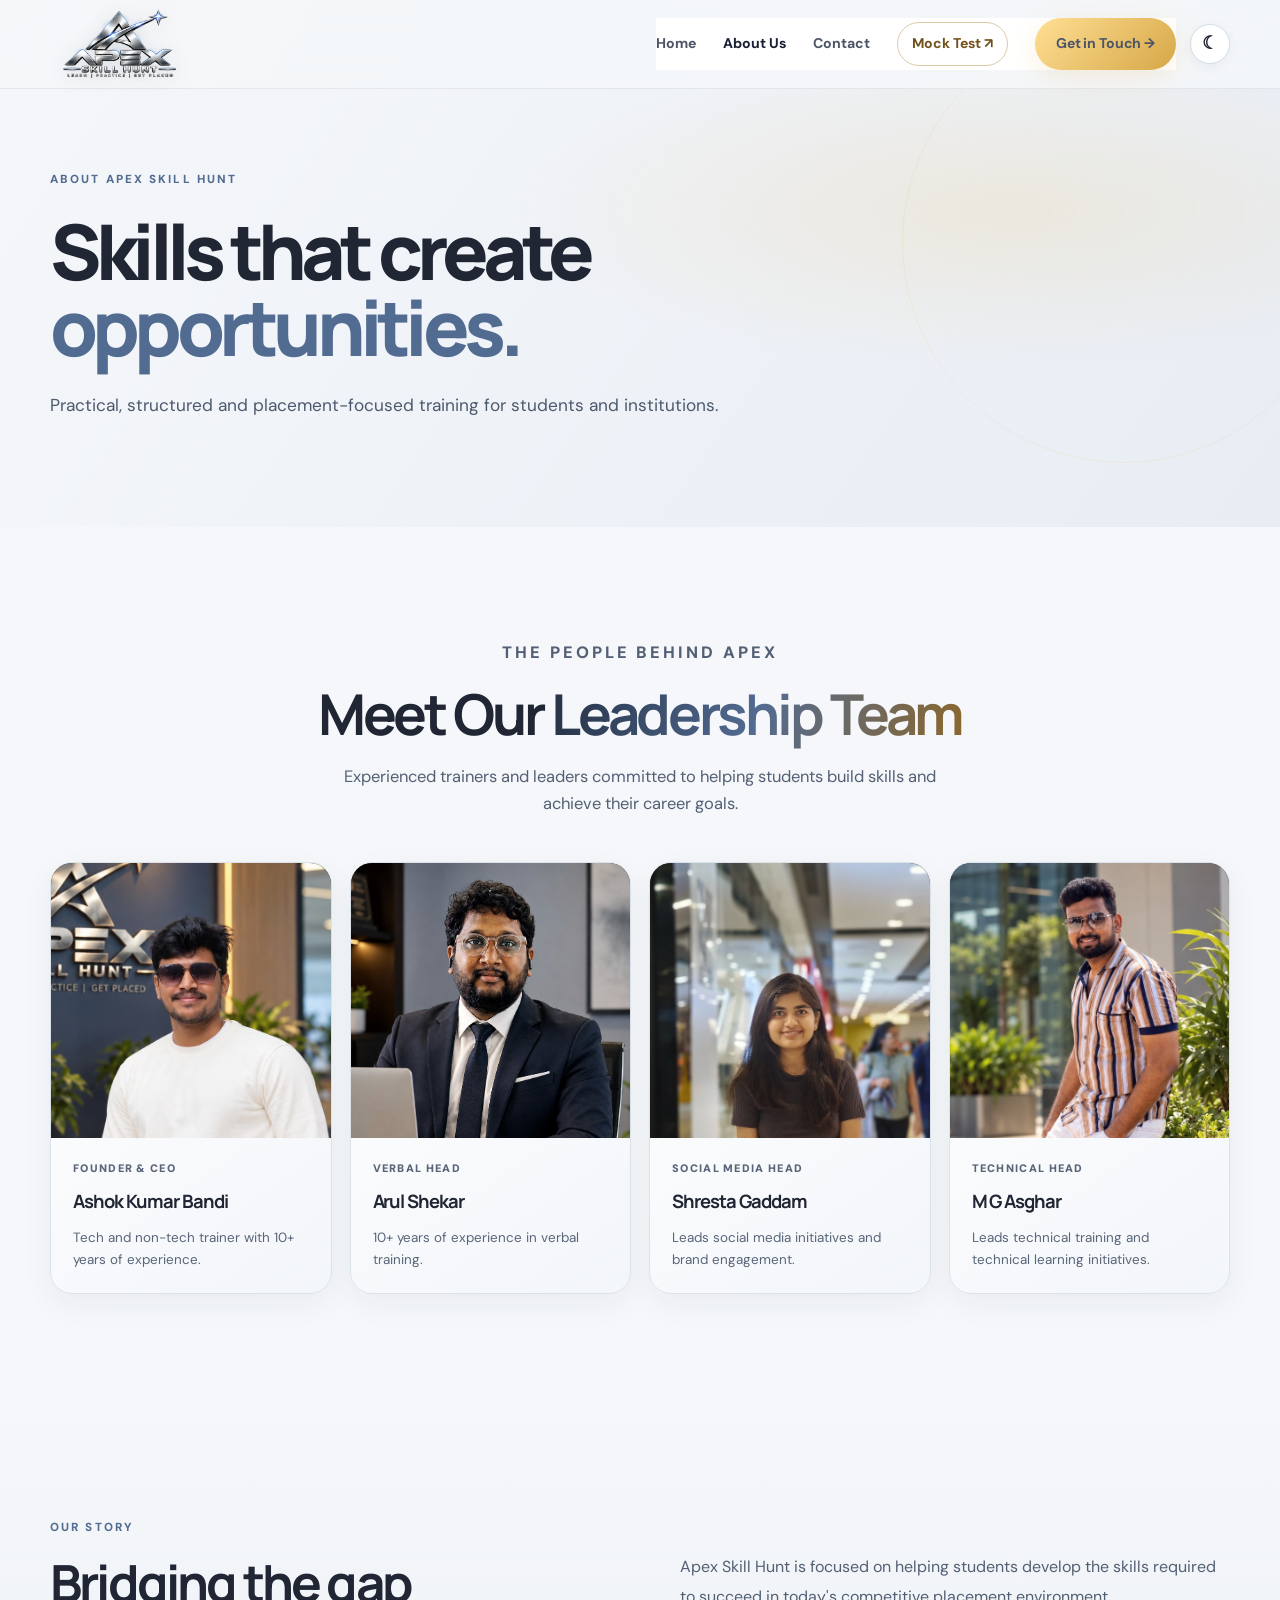
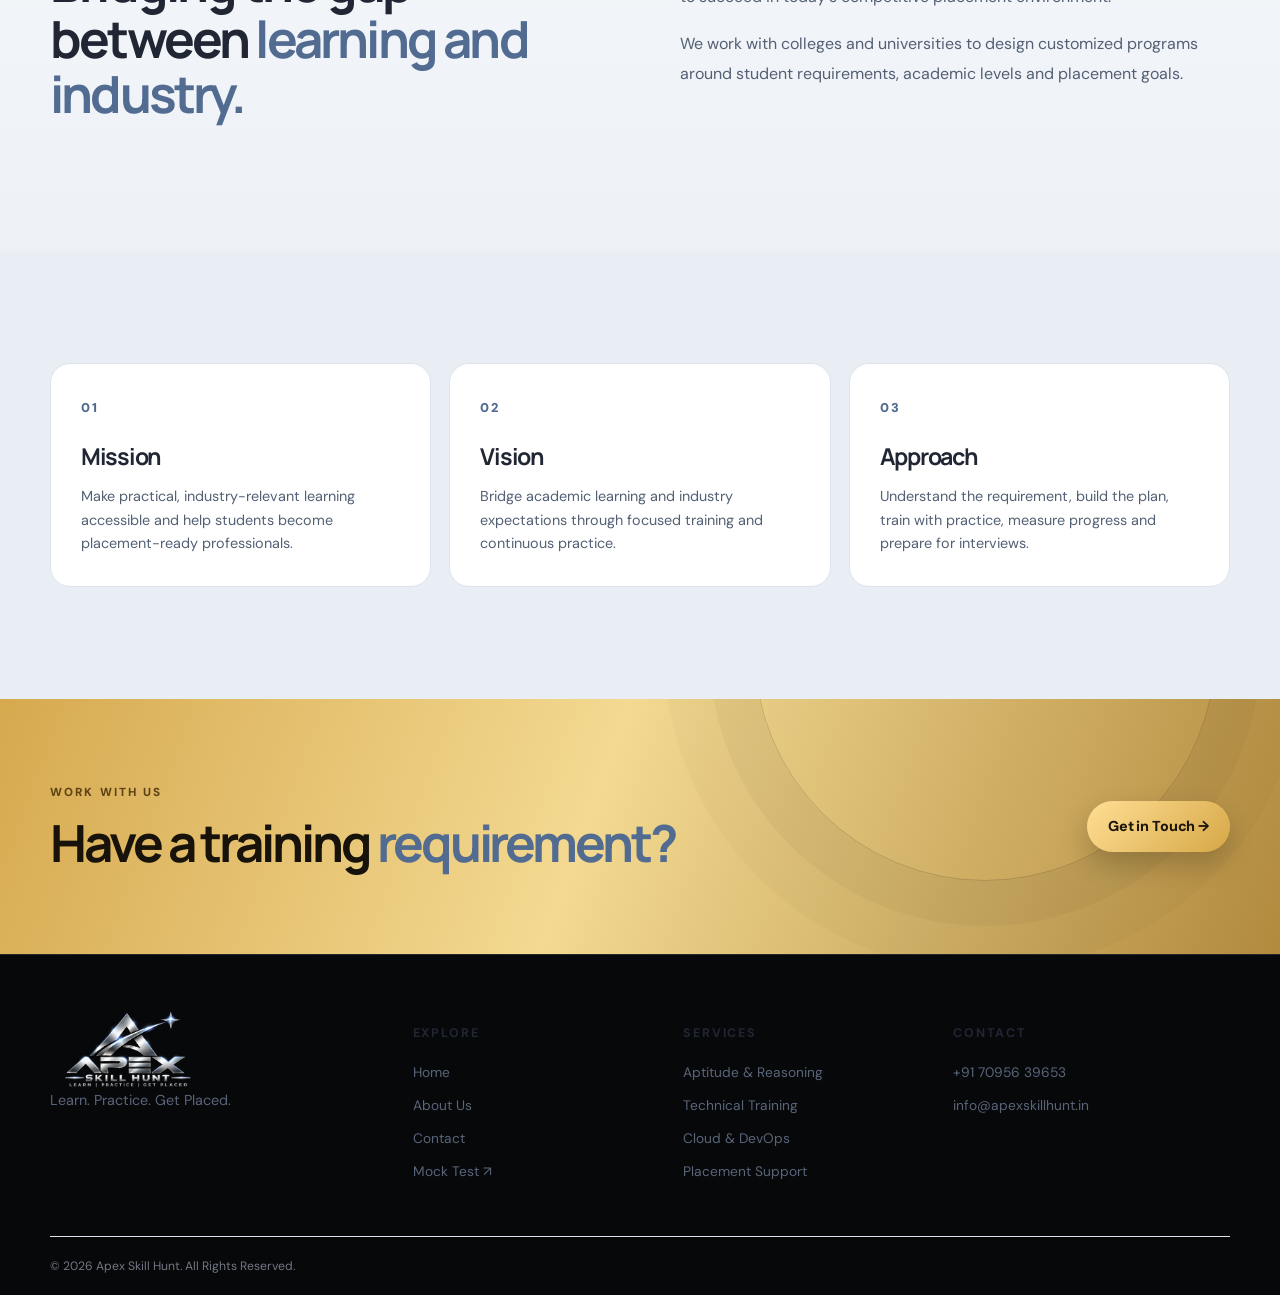
<file: about.html>
<!DOCTYPE html>
<html lang="en"><head><meta charset="UTF-8"><meta name="viewport" content="width=device-width,initial-scale=1.0"><meta name="theme-color" content="#08090b"><meta name="description" content="Apex Skill Hunt partners with colleges for practical technical, aptitude, coding and placement-readiness training."><title>About Us | Apex Skill Hunt</title><link rel="icon" href="assets/apex-logo.png"><link href="https://fonts.googleapis.com/css2?family=DM+Sans:wght@400;500;600;700&family=Playfair+Display:wght@600;700&display=swap" rel="stylesheet"><script data-theme-bootstrap>
(() => {
  try {
    const saved = localStorage.getItem('apex-theme');
    const choice = saved === 'light' || saved === 'dark' ? saved : 'system';
    const systemDark = window.matchMedia && window.matchMedia('(prefers-color-scheme: dark)').matches;
    document.documentElement.dataset.themeChoice = choice;
    document.documentElement.dataset.theme = choice === 'system' ? (systemDark ? 'dark' : 'light') : choice;
  } catch (_) {
    const dark = window.matchMedia && window.matchMedia('(prefers-color-scheme: dark)').matches;
    document.documentElement.dataset.themeChoice = 'system';
    document.documentElement.dataset.theme = dark ? 'dark' : 'light';
  }
})();
</script>
<link rel="stylesheet" href="styles.css"></head>
<body>
<header class="site-header" id="header"><div class="container nav"><a class="brand" href="index.html"><img src="assets/apex-logo.png" alt="Apex Skill Hunt"></a><button class="theme-toggle" type="button" data-theme-toggle aria-label="Switch to light mode" aria-pressed="false"><span class="theme-toggle-icon" aria-hidden="true">☼</span><span class="theme-toggle-label">Light mode</span></button><button class="menu">☰</button><nav><a href="index.html">Home</a><a class="active" href="about.html">About Us</a><a href="contact.html">Contact</a><a class="mock-test-link" href="https://exams.apexskillhunt.in">Mock Test ↗</a><a class="nav-button" href="contact.html">Get in Touch →</a></nav></div></header>
<main>
<section class="page-hero"><div class="container reveal"><div class="eyebrow">ABOUT APEX SKILL HUNT</div><h1>Skills that create <em>opportunities.</em></h1><p>Practical, structured and placement-focused training for students and institutions.</p></div></section>
<section class="section team-section" id="leadership">
  <div class="container">
    <div class="section-heading reveal">
      <p class="eyebrow">THE PEOPLE BEHIND APEX</p>
      <h2>Meet Our <span class="gold-text">Leadership Team</span></h2>
      <p>Experienced trainers and leaders committed to helping students build skills and achieve their career goals.</p>
    </div>
    <div class="team-grid">
      <article class="team-card reveal">
        <div class="team-photo"><img src="assets/team-ashok.jpg" alt="Ashok Kumar Bandi, Founder and CEO" loading="lazy"></div>
        <div class="team-info">
          <p class="team-role">Founder &amp; CEO</p>
          <h3>Ashok Kumar Bandi</h3>
          <p>Tech and non-tech trainer with 10+ years of experience.</p>
        </div>
      </article>
      <article class="team-card reveal">
        <div class="team-photo"><img src="assets/team-arul.jpg" alt="Arul Shekar, Verbal Head" loading="lazy"></div>
        <div class="team-info">
          <p class="team-role">Verbal Head</p>
          <h3>Arul Shekar</h3>
          <p>10+ years of experience in verbal training.</p>
        </div>
      </article>
      <article class="team-card reveal">
        <div class="team-photo"><img src="assets/team-shresta.jpg" alt="Shresta Gaddam, Social Media Head" loading="lazy"></div>
        <div class="team-info">
          <p class="team-role">Social Media Head</p>
          <h3>Shresta Gaddam</h3>
          <p>Leads social media initiatives and brand engagement.</p>
        </div>
      </article>
      <article class="team-card reveal">
        <div class="team-photo"><img src="assets/team-asghar.jpg" alt="M G Asghar, Technical Head" loading="lazy"></div>
        <div class="team-info">
          <p class="team-role">Technical Head</p>
          <h3>M G Asghar</h3>
          <p>Leads technical training and technical learning initiatives.</p>
        </div>
      </article>
    </div>
  </div>
</section>
<section class="section about-grid"><div class="container two-col"><div class="reveal"><div class="eyebrow">OUR STORY</div><h2>Bridging the gap between <em>learning and industry.</em></h2></div><div class="reveal delay-2"><p> Apex Skill Hunt is focused on helping students develop the skills required to succeed in today's competitive placement environment.</p><p>We work with colleges and universities to design customized programs around student requirements, academic levels and placement goals.</p></div></div></section>
<section class="section dark-section"><div class="container value-grid"><article class="pop"><span>01</span><h3>Mission</h3><p>Make practical, industry-relevant learning accessible and help students become placement-ready professionals.</p></article><article class="pop"><span>02</span><h3>Vision</h3><p>Bridge academic learning and industry expectations through focused training and continuous practice.</p></article><article class="pop"><span>03</span><h3>Approach</h3><p>Understand the requirement, build the plan, train with practice, measure progress and prepare for interviews.</p></article></div></section>
<section class="cta"><div class="container cta-inner reveal"><div><div class="eyebrow">WORK WITH US</div><h2>Have a training <em>requirement?</em></h2></div><a class="btn gold" href="contact.html">Get in Touch →</a></div></section>





</main>



<footer><div class="container footer-grid"><div><img src="assets/apex-logo.png" class="footer-logo"><p>Learn. Practice. Get Placed.</p></div><div><h4>Explore</h4><a href="index.html">Home</a><a href="about.html">About Us</a><a href="contact.html">Contact</a><a class="mock-test-link" href="https://exams.apexskillhunt.in">Mock Test ↗</a></div><div><h4>Services</h4><span>Aptitude & Reasoning</span><span>Technical Training</span><span>Cloud & DevOps</span><span>Placement Support</span></div><div><h4>Contact</h4><a href="tel:+917095639653">+91 70956 39653</a><a href="mailto:info@apexskillhunt.in">info@apexskillhunt.in</a></div></div><div class="container copyright">© 2026 Apex Skill Hunt. All Rights Reserved.</div></footer>
<script src="script.js"></script><script src="theme.js" defer></script>
</body></html>
</file>
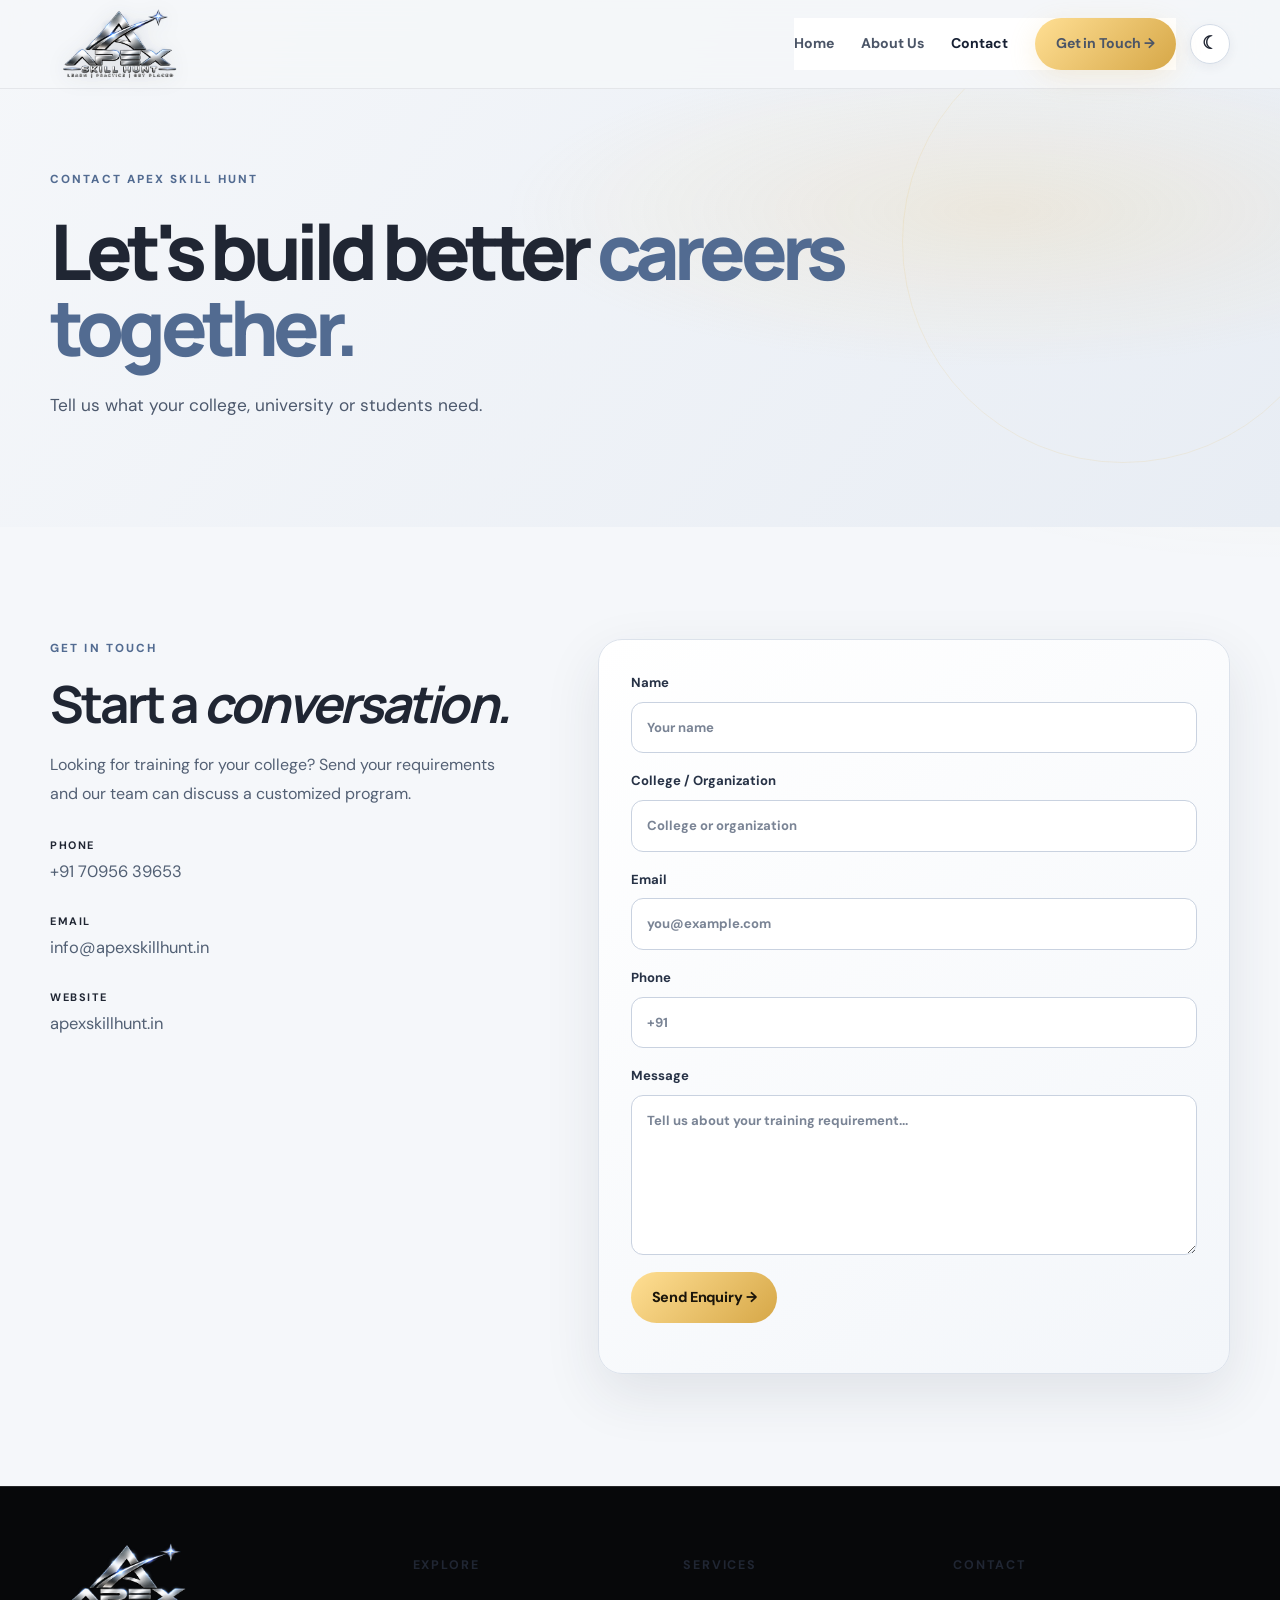
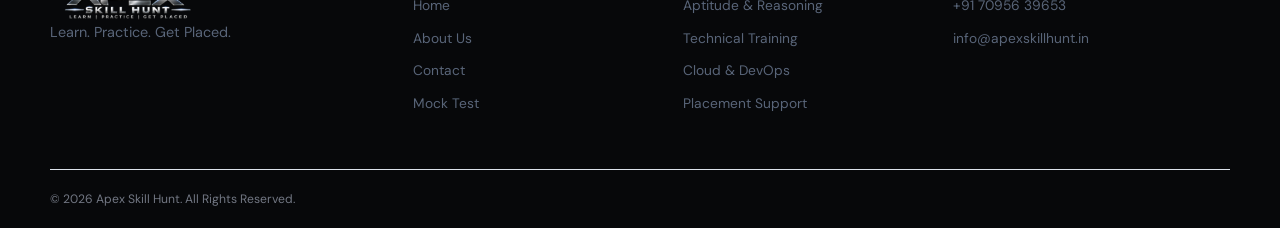
<file: contact.html>
<!DOCTYPE html>
<html lang="en">

<head>
    <meta charset="UTF-8">
    <meta name="viewport" content="width=device-width,initial-scale=1.0"><meta name="theme-color" content="#08090b"><meta name="description" content="Apex Skill Hunt partners with colleges for practical technical, aptitude, coding and placement-readiness training.">
    <title>Contact | Apex Skill Hunt</title>
    <link rel="icon" href="assets/apex-logo.png">
    <link
        href="https://fonts.googleapis.com/css2?family=DM+Sans:wght@400;500;600;700&family=Playfair+Display:wght@600;700&display=swap"
        rel="stylesheet">
    <script data-theme-bootstrap>
(() => {
  try {
    const saved = localStorage.getItem('apex-theme');
    const choice = saved === 'light' || saved === 'dark' ? saved : 'system';
    const systemDark = window.matchMedia && window.matchMedia('(prefers-color-scheme: dark)').matches;
    document.documentElement.dataset.themeChoice = choice;
    document.documentElement.dataset.theme = choice === 'system' ? (systemDark ? 'dark' : 'light') : choice;
  } catch (_) {
    const dark = window.matchMedia && window.matchMedia('(prefers-color-scheme: dark)').matches;
    document.documentElement.dataset.themeChoice = 'system';
    document.documentElement.dataset.theme = dark ? 'dark' : 'light';
  }
})();
</script>
<link rel="stylesheet" href="styles.css">
</head>

<body>
    <header class="site-header" id="header">
        <div class="container nav"><a class="brand" href="index.html"><img src="assets/apex-logo.png"
                    alt="Apex Skill Hunt"></a><button class="theme-toggle" type="button" data-theme-toggle aria-label="Switch to light mode" aria-pressed="false"><span class="theme-toggle-icon" aria-hidden="true">☼</span><span class="theme-toggle-label">Light mode</span></button><button class="menu">☰</button>
            <nav><a href="index.html">Home</a><a href="about.html">About Us</a><a class="active"
                    href="contact.html">Contact</a><a class="nav-button" href="contact.html">Get in Touch →</a></nav>
        </div>
    </header>
    <main>
        <section class="page-hero">
            <div class="container reveal">
                <div class="eyebrow">CONTACT APEX SKILL HUNT</div>
                <h1>Let's build better <em>careers together.</em></h1>
                <p>Tell us what your college, university or students need.</p>
            </div>
        </section>
        <section class="section">
            <div class="container contact-layout">
                <div class="reveal">
                    <div class="eyebrow">GET IN TOUCH</div>
                    <h2>Start a <em>conversation.</em></h2>
                    <p>Looking for training for your college? Send your requirements and our team can discuss a
                        customized program.</p>
                    <div class="contact-line"><b>Phone</b><a href="tel:+917095639653">+91 70956 39653</a></div>
                    <div class="contact-line"><b>Email</b><a
                            href="mailto:info@apexskillhunt.in">info@apexskillhunt.in</a></div>
                    <div class="contact-line"><b>Website</b><span>apexskillhunt.in</span></div>
                </div>
                <form class="contact-form reveal delay-2" id="contactForm">
                    <input type="hidden" name="access_key" value="5cc0a8ef-8eac-4968-8752-6d85c10016af">
                    <input type="hidden" name="subject" value="New Enquiry - Apex Skill Hunt">
                        <label>Name<input required name="name"
                            placeholder="Your name"></label><label>College / Organization<input required name="org"
                            placeholder="College or organization"></label><label>Email<input required type="email"
                            name="email" placeholder="you@example.com"></label><label>Phone<input required name="phone"
                            placeholder="+91"></label><label>Message<textarea required name="message" rows="6"
                            placeholder="Tell us about your training requirement..."></textarea></label><button
                        class="btn gold" type="submit">Send Enquiry →</button>
                    <p class="form-success" id="success">
                    </p>
                </form>
            </div>
        </section>
    </main>
    <footer>
        <div class="container footer-grid">
            <div><img src="assets/apex-logo.png" class="footer-logo">
                <p>Learn. Practice. Get Placed.</p>
            </div>
            <div>
                <h4>Explore</h4><a href="index.html">Home</a><a href="about.html">About Us</a><a
                    href="contact.html">Contact</a><a class="mock-test-link" href="#" data-link-pending="true"
                    title="Mock Test link will be added soon">Mock Test</a>
            </div>
            <div>
                <h4>Services</h4><span>Aptitude & Reasoning</span><span>Technical Training</span><span>Cloud &
                    DevOps</span><span>Placement Support</span>
            </div>
            <div>
                <h4>Contact</h4><a href="tel:+917095639653">+91 70956 39653</a><a
                    href="mailto:info@apexskillhunt.in">info@apexskillhunt.in</a>
            </div>
        </div>
        <div class="container copyright">© 2026 Apex Skill Hunt. All Rights Reserved.</div>
    </footer>
    <script src="script.js"></script>
<script src="theme.js" defer></script>
</body>

</html>
</file>
<file: styles.css>
/* APEX SKILL HUNT — high-contrast editorial redesign */
@import url('https://fonts.googleapis.com/css2?family=DM+Sans:wght@400;500;600;700&family=Manrope:wght@400;500;600;700;800&display=swap');
:root{--bg:#08090b;--panel:#111317;--panel2:#17191e;--ink:#f7f7f8;--muted:#b5b8c0;--soft:#858a95;--line:rgba(255,255,255,.12);--gold:#e5b95f;--gold2:#ffe2a0;--silver:#e8edf4;--max:1180px;--radius:24px;--shadow:0 24px 80px rgba(0,0,0,.42)}
*{box-sizing:border-box}html{scroll-behavior:smooth;scroll-padding-top:90px}body{margin:0;background:var(--bg);color:var(--ink);font-family:'DM Sans',sans-serif;font-size:16px;line-height:1.65;overflow-x:hidden}body:before{content:"";position:fixed;inset:0;pointer-events:none;z-index:-1;background:radial-gradient(ellipse at 12% 0%,rgba(229,185,95,.07),transparent 32%),radial-gradient(ellipse at 100% 35%,rgba(102,124,170,.07),transparent 30%)}img{max-width:100%;display:block}a{color:inherit;text-decoration:none}button,input,textarea{font:inherit}button,a{-webkit-tap-highlight-color:transparent}.container{width:min(var(--max),calc(100% - 48px));margin-inline:auto}.scroll-progress{position:fixed;z-index:1000;inset:0 0 auto;height:3px;background:transparent}.scroll-progress span{display:block;width:0;height:100%;background:linear-gradient(90deg,var(--gold),#fff,var(--gold));box-shadow:0 0 15px rgba(229,185,95,.65)}
.site-header{position:fixed;z-index:100;inset:0 0 auto;background:rgba(8,9,11,.68);border-bottom:1px solid transparent;backdrop-filter:blur(18px);transition:background .3s,border-color .3s,box-shadow .3s}.site-header.scrolled{background:rgba(8,9,11,.93);border-color:var(--line);box-shadow:0 12px 34px rgba(0,0,0,.2)}.nav{height:88px;display:flex;align-items:center;justify-content:space-between;gap:28px}.brand{display:flex;align-items:center;flex-shrink:0}.brand img{width:170px;height:70px;object-fit:contain;object-position:left center;filter:drop-shadow(0 4px 14px rgba(255,255,255,.12))}.nav nav{display:flex;align-items:center;gap:27px}.nav nav a{font-size:.88rem;font-weight:700;color:#c7cad0;transition:color .2s,background .2s,transform .2s}.nav nav a:hover,.nav nav a.active{color:#fff}.nav nav a:not(.nav-button):hover{transform:translateY(-1px)}.nav .mock-test-link{color:var(--gold2);border:1px solid rgba(229,185,95,.38);padding:9px 14px;border-radius:999px}.nav .mock-test-link:hover{background:rgba(229,185,95,.12)}.nav-button,.btn{display:inline-flex;align-items:center;justify-content:center;gap:18px;border-radius:999px;padding:14px 21px;font-size:.9rem;font-weight:800;letter-spacing:-.01em;transition:transform .25s,box-shadow .25s,background .25s,border-color .25s}.nav .nav-button,.primary-btn{color:#17130b;background:linear-gradient(135deg,#ffdf94,#d6a747);box-shadow:0 7px 28px rgba(229,185,95,.2)}.nav-button:hover,.btn:hover{transform:translateY(-3px);box-shadow:0 12px 32px rgba(229,185,95,.24)}.menu{display:none;background:var(--panel2);border:1px solid var(--line);border-radius:12px;color:#fff;padding:10px 13px;cursor:pointer}
.hero{position:relative;isolation:isolate;min-height:780px;padding:154px 0 64px;display:flex;align-items:center;overflow:hidden;background:radial-gradient(ellipse at 75% 44%,rgba(229,185,95,.13),transparent 31%),linear-gradient(115deg,#08090b 5%,#101115 62%,#090a0d)}.hero:after{content:"";position:absolute;inset:0;z-index:-1;opacity:.16;background-image:linear-gradient(rgba(255,255,255,.05) 1px,transparent 1px),linear-gradient(90deg,rgba(255,255,255,.05) 1px,transparent 1px);background-size:54px 54px;mask-image:linear-gradient(to bottom,#000,transparent 90%)}.hero-inner{display:grid;grid-template-columns:1.02fr .98fr;align-items:center;gap:44px}.hero-copy{position:relative;z-index:2;max-width:610px}.eyebrow{display:flex;align-items:center;gap:10px;color:var(--gold2);font-size:.73rem;font-weight:800;letter-spacing:.18em;text-transform:uppercase}.eyebrow-dot{width:8px;height:8px;background:var(--gold);border-radius:50%;box-shadow:0 0 0 5px rgba(229,185,95,.12),0 0 20px rgba(229,185,95,.65)}h1,h2,h3,h4,p{margin-top:0}h1,h2,h3{font-family:Manrope,'DM Sans',sans-serif;letter-spacing:-.055em} .hero h1,.page-hero h1{font-size:clamp(3.6rem,6.5vw,6.15rem);line-height:.99;font-weight:800;letter-spacing:-.075em;margin:24px 0 26px}.gradient-text,.gold-text,.gold-text em{background:linear-gradient(105deg,#fff 0%,#d8dce4 26%,#f3d58e 58%,#fff1c9 78%,#b8c0cc 100%);-webkit-background-clip:text;background-clip:text;color:transparent}.hero-description,.hero-copy>p{max-width:560px;color:#c0c3ca;font-size:1.1rem;line-height:1.8}.actions{display:flex;align-items:center;gap:16px;margin-top:32px;flex-wrap:wrap}.primary-btn span,.nav-button span{font-size:1.2rem}.text-btn{border:1px solid rgba(255,255,255,.2);color:#fff;background:rgba(255,255,255,.035)}.text-btn:hover{border-color:rgba(229,185,95,.6);background:rgba(229,185,95,.07)}.hero-proof{display:flex;align-items:center;gap:14px;margin-top:40px;color:#f5f5f5}.proof-avatars{display:flex;padding-left:4px}.proof-avatars span{display:grid;place-items:center;width:34px;height:34px;margin-left:-4px;border:2px solid var(--bg);border-radius:50%;font-size:.72rem;font-weight:800;background:linear-gradient(135deg,#e6e9ef,#7c8492);color:#111}.proof-avatars span:nth-child(2){background:linear-gradient(135deg,#f7dca0,#a7782b)}.proof-avatars span:nth-child(3){background:linear-gradient(135deg,#fff,#a9b3c3)}.hero-proof strong,.hero-proof small{display:block}.hero-proof strong{font-size:.86rem}.hero-proof small{font-size:.76rem;color:var(--muted)}.hero-visual{position:relative;min-height:530px;display:grid;place-items:center;perspective:1200px;transform:translateY(var(--scroll-depth,0px))}.visual-glow{position:absolute;width:78%;aspect-ratio:1;border-radius:50%;background:radial-gradient(circle,rgba(229,185,95,.23),rgba(111,125,153,.1) 42%,transparent 70%);filter:blur(10px);animation:glowPulse 5s ease-in-out infinite}.orbit{position:absolute;border:1px solid rgba(229,185,95,.25);border-radius:50%;width:94%;height:64%;transform:rotate(-25deg);animation:orbitDrift 22s linear infinite}.orbit-b{width:76%;height:88%;transform:rotate(38deg);border-color:rgba(255,255,255,.13);animation-direction:reverse}.hero-image-frame{position:relative;z-index:1;width:min(100%,470px);height:440px;overflow:hidden;border:1px solid rgba(255,255,255,.23);border-radius:34px;background:#191a1f;box-shadow:0 30px 100px rgba(0,0,0,.65),0 0 0 8px rgba(255,255,255,.025);transform:rotateY(-8deg) rotateX(3deg);transition:transform .35s ease;will-change:transform}.hero-image-frame:after{content:"";position:absolute;inset:0;background:linear-gradient(180deg,rgba(5,5,7,.02) 20%,rgba(5,5,7,.78) 100%),linear-gradient(120deg,rgba(229,185,95,.12),transparent 50%);pointer-events:none}.hero-image-frame img{width:100%;height:100%;object-fit:cover;filter:contrast(1.08) saturate(.85);animation:heroZoom 18s ease-in-out infinite alternate}.float-card{position:absolute;z-index:3;display:flex;align-items:center;gap:12px;padding:14px 16px;border:1px solid rgba(255,255,255,.18);border-radius:18px;background:rgba(18,20,24,.86);box-shadow:var(--shadow);backdrop-filter:blur(18px);animation:floatY 6s ease-in-out infinite}.float-card strong,.float-card small{display:block}.float-card strong{font-size:.84rem;color:#fff}.float-card small{font-size:.72rem;color:#aeb3bc}.float-card i{font-style:normal;color:var(--gold);margin-left:8px}.card-learning{top:14%;left:-2%}.card-progress{right:-2%;bottom:16%;animation-delay:-2.5s}.float-icon{display:grid;place-items:center;width:38px;height:38px;border-radius:12px;color:#15120b;background:linear-gradient(135deg,#ffe7ad,#c89437);font-size:1.2rem}.progress-ring{display:grid;place-items:center;width:38px;height:38px;border-radius:50%;border:2px solid var(--gold);color:var(--gold);font-weight:900}.floating-tag{position:absolute;left:6%;bottom:7%;z-index:3;font-size:.65rem;font-weight:800;letter-spacing:.15em;color:#e8e9ed}.tag-pulse{display:inline-block;width:7px;height:7px;margin-right:8px;border-radius:50%;background:#73d6a2;box-shadow:0 0 0 5px rgba(115,214,162,.12)}.visual-index{position:absolute;right:2%;top:8%;font-size:.8rem;letter-spacing:.1em;color:#fff}.visual-index span{color:var(--gold);padding:0 5px}.hero-bottom{position:absolute;left:50%;bottom:22px;transform:translateX(-50%);display:flex;align-items:center;gap:16px;color:#8c919b;font-size:.64rem;letter-spacing:.15em}.scroll-line{width:65px;height:1px;background:#464952;overflow:hidden}.scroll-line span{display:block;width:45%;height:100%;background:var(--gold);animation:lineSweep 2s ease-in-out infinite}.hero-bottom-note{margin-left:auto;letter-spacing:0;font-size:.74rem;text-transform:none;color:#a8acb4}
.trust-strip{background:#e9ebef;color:#17191d;padding:23px 0;border-bottom:1px solid #fff}.trust-inner{display:flex;align-items:center;justify-content:space-between;gap:18px;flex-wrap:wrap}.trust-inner>span{font-size:.67rem;letter-spacing:.16em;font-weight:900;color:#686d76}.trust-inner b{font-size:.85rem;font-weight:800}.trust-inner i{width:5px;height:5px;border-radius:50%;background:#c09a4c}
.section{padding:112px 0;position:relative}.services,.classroom-modern,.about-grid{background:linear-gradient(180deg,#0c0d10,#101216)}.section-head{max-width:720px;margin:0 auto 54px;text-align:center}.section-head .eyebrow,.section-heading .eyebrow{justify-content:center}.section-head h2,.journey-copy h2,.section-heading h2,.two-col h2,.contact-layout h2{font-size:clamp(2.6rem,4.4vw,4.1rem);line-height:1.08;margin:18px 0}.section-head p,.section-heading>p{color:var(--muted);font-size:1.03rem;max-width:620px;margin:0 auto}.service-grid{display:grid;grid-template-columns:repeat(3,minmax(0,1fr));gap:18px}.service{position:relative;overflow:hidden;min-height:300px;padding:28px;border:1px solid rgba(255,255,255,.11);border-radius:22px;background:linear-gradient(145deg,rgba(255,255,255,.065),rgba(255,255,255,.018));transition:transform .35s,border-color .35s,box-shadow .35s;isolation:isolate}.service:before{content:"";position:absolute;inset:-1px;background:radial-gradient(circle at 100% 0%,rgba(229,185,95,.13),transparent 42%);opacity:0;transition:opacity .35s;z-index:-1}.service:hover{transform:translateY(-8px);border-color:rgba(229,185,95,.52);box-shadow:0 22px 55px rgba(0,0,0,.28)}.service:hover:before{opacity:1}.service-top{display:flex;align-items:center;justify-content:space-between}.service-icon{display:grid;place-items:center;width:52px;height:52px;border-radius:16px;background:linear-gradient(135deg,#fff1ca,#c89a43);color:#21190b;font-size:1.2rem;font-weight:900;box-shadow:0 8px 25px rgba(229,185,95,.12)}.icon-blue,.icon-sky{background:linear-gradient(135deg,#e6ecff,#8ea7d7)}.icon-mint{background:linear-gradient(135deg,#d5f6e5,#6bc6a2)}.icon-peach{background:linear-gradient(135deg,#ffe2d3,#d89b78)}.service-index{font-size:.72rem;color:#9297a2;letter-spacing:.12em;font-weight:800}.service h3{font-size:1.32rem;letter-spacing:-.04em;margin:26px 0 10px}.service p{font-size:.91rem;line-height:1.75;color:#b5b9c2;max-width:350px}.service>a{display:inline-flex;gap:12px;align-items:center;margin-top:10px;color:var(--gold2);font-size:.85rem;font-weight:800}.service>a span{transition:transform .2s}.service>a:hover span{transform:translate(3px,-3px)}.service-watermark{position:absolute;right:15px;bottom:-25px;font-size:8rem;font-weight:900;letter-spacing:-.1em;color:rgba(255,255,255,.025);z-index:-1}
.journey-section{background:#e9ebef;color:#15171b;overflow:hidden}.journey-section:before{content:"";position:absolute;right:-170px;top:-170px;width:500px;height:500px;border:1px solid rgba(24,26,30,.08);border-radius:50%;box-shadow:0 0 0 55px rgba(24,26,30,.025),0 0 0 110px rgba(24,26,30,.02)}.journey-grid{display:grid;grid-template-columns:.85fr 1.15fr;gap:95px;align-items:start}.journey-copy{position:sticky;top:130px}.journey-copy .eyebrow{color:#84621f}.journey-copy p{color:#565c66;line-height:1.85}.inline-link{display:inline-flex;gap:14px;margin-top:15px;font-weight:800;color:#17191d}.journey-steps{display:flex;flex-direction:column}.journey-step{position:relative;display:grid;grid-template-columns:54px 1px 1fr 38px;gap:20px;padding:24px 0 35px;border-bottom:1px solid rgba(20,22,26,.14);align-items:start}.step-number{font-size:.8rem;font-weight:900;color:#8c6823}.step-line{height:100%;background:linear-gradient(var(--gold),rgba(0,0,0,.08))}.journey-step>div:nth-child(3)>span{font-size:.67rem;letter-spacing:.15em;color:#7b602b;font-weight:900}.journey-step h3{font-size:1.4rem;margin:6px 0 8px}.journey-step p{color:#60656d;font-size:.91rem;margin:0}.step-symbol{font-size:1.8rem;color:#a37a2c;text-align:right}.classroom-modern{overflow:hidden}.classroom-marquee{width:100%;overflow:hidden;margin-top:24px;mask-image:linear-gradient(to right,transparent,#000 5%,#000 95%,transparent)}.marquee-track{display:flex;width:max-content;gap:20px;will-change:transform}.marquee-forward{animation:classroom-scroll-left 58s linear infinite}.marquee-reverse{animation:classroom-scroll-right 52s linear infinite}.classroom-marquee:hover .marquee-track{animation-play-state:paused}.classroom-shot{position:relative;flex:0 0 clamp(290px,34vw,500px);height:clamp(200px,23vw,300px);margin:0;overflow:hidden;border:1px solid rgba(255,255,255,.15);border-radius:20px;background:#17191d}.classroom-shot img{width:100%;height:100%;object-fit:cover;transition:transform .7s,filter .5s;filter:contrast(1.06) saturate(.82)}.classroom-shot:after{content:"";position:absolute;inset:35% 0 0;background:linear-gradient(transparent,rgba(0,0,0,.83))}.classroom-shot figcaption{position:absolute;z-index:1;left:20px;right:20px;bottom:17px;color:#fff;font-weight:800}.classroom-shot figcaption span{float:right;color:var(--gold)}.classroom-shot:hover img{transform:scale(1.06);filter:contrast(1.1) saturate(1.05)}
.partners{background:#0a0b0e}.partner-block{margin-top:44px;padding:28px;border:1px solid var(--line);border-radius:24px;background:rgba(255,255,255,.025)}.partner-block h3{font-size:1.25rem;margin:0 0 22px}.logo-grid{display:grid;grid-template-columns:repeat(4,minmax(0,1fr));gap:14px}.company-grid{grid-template-columns:repeat(5,minmax(0,1fr))}.logo-card{min-height:115px;display:grid;place-items:center;padding:18px;border:1px solid rgba(255,255,255,.1);border-radius:16px;background:linear-gradient(145deg,#17191e,#101115);color:#e6e8ec;text-align:center;font-size:.95rem;font-weight:900;letter-spacing:.02em;transition:transform .25s,border-color .25s,background .25s}.logo-card:hover{transform:translateY(-4px);border-color:rgba(229,185,95,.5);background:#1c1e23}.logo-text{font-size:1rem}.partner-note{color:#858b96;font-size:.78rem;margin:20px 0 0}.experiences{background:#111317}.benefit-grid{display:grid;grid-template-columns:repeat(3,1fr);gap:18px}.benefit-card{padding:26px;border-radius:20px;border:1px solid var(--line);background:#17191e}.benefit-icon{font-size:1.6rem;color:var(--gold);margin-bottom:18px}.benefit-card h3{font-size:1.18rem}.benefit-card p{color:var(--muted);font-size:.9rem}
.cta{position:relative;overflow:hidden;padding:84px 0;background:linear-gradient(110deg,#d6a94f,#f3d991 46%,#b18a3e);color:#15120b}.cta:before{content:"";position:absolute;width:460px;height:460px;right:5%;top:-280px;border:1px solid rgba(0,0,0,.16);border-radius:50%;box-shadow:0 0 0 45px rgba(0,0,0,.035),0 0 0 90px rgba(0,0,0,.025)}.cta-inner{position:relative;display:flex;align-items:center;justify-content:space-between;gap:30px}.cta .eyebrow{color:#4f3b16}.cta h2{font-size:clamp(2.3rem,4vw,3.7rem);line-height:1.08;margin:12px 0 0;letter-spacing:-.06em}.cta .btn{background:#111317;color:#fff;box-shadow:0 12px 28px rgba(0,0,0,.2)}.cta .btn:hover{background:#27292e}.cta-shape{position:absolute;border:1px solid rgba(0,0,0,.1);border-radius:50%;pointer-events:none}.shape-one{width:220px;height:220px;right:25%;top:-150px}.shape-two{width:400px;height:400px;right:-100px;bottom:-340px}
footer{background:#07080a;border-top:1px solid var(--line);padding:56px 0 0}.footer-grid{display:grid;grid-template-columns:1.4fr 1fr 1fr 1.2fr;gap:40px;padding-bottom:44px}.footer-logo{width:180px;height:78px;object-fit:contain;object-position:left center}.footer-grid p{color:#9297a1;font-size:.9rem}.footer-grid h4{color:#f5f6f7;font-size:.78rem;text-transform:uppercase;letter-spacing:.15em;margin:12px 0 18px}.footer-grid a,.footer-grid span{display:block;color:#a8adb6;font-size:.86rem;margin:10px 0;transition:color .2s}.footer-grid a:hover{color:var(--gold2)}.copyright{border-top:1px solid var(--line);padding:19px 0;color:#727783;font-size:.76rem}
.page-hero{position:relative;overflow:hidden;padding:170px 0 90px;background:radial-gradient(ellipse at 78% 40%,rgba(229,185,95,.15),transparent 35%),linear-gradient(125deg,#08090b,#15171c)}.page-hero:after{content:"";position:absolute;right:-5%;top:4%;width:440px;height:440px;border:1px solid rgba(229,185,95,.15);border-radius:50%;box-shadow:0 0 0 50px rgba(255,255,255,.018),0 0 0 100px rgba(255,255,255,.012);pointer-events:none}.page-hero .container{position:relative;z-index:1}.page-hero h1{max-width:900px;font-size:clamp(3rem,6vw,5.4rem)}.page-hero h1 em,.two-col h2 em,.cta h2 em{font-style:normal;color:var(--gold2)}.page-hero p{max-width:680px;color:#c1c5ce;font-size:1.08rem}.team-section{background:#0c0d10}.section-heading{text-align:center;max-width:760px;margin:0 auto 45px}.team-grid{display:grid;grid-template-columns:repeat(4,minmax(0,1fr));gap:18px}.team-card{overflow:hidden;border:1px solid var(--line);border-radius:22px;background:linear-gradient(145deg,#1a1c21,#101115);transition:transform .35s,border-color .3s,box-shadow .3s}.team-card:hover{transform:translateY(-7px);border-color:rgba(229,185,95,.5);box-shadow:0 22px 55px rgba(0,0,0,.3)}.team-photo{height:275px;overflow:hidden;background:#202228}.team-photo img{width:100%;height:100%;object-fit:cover;object-position:center 22%;filter:saturate(.88);transition:transform .6s,filter .4s}.team-card:hover .team-photo img{transform:scale(1.05);filter:saturate(1.04)}.team-info{padding:22px}.team-role{font-size:.68rem;color:var(--gold2);font-weight:900;letter-spacing:.12em;text-transform:uppercase;margin:0 0 8px}.team-info h3{font-size:1.15rem;margin:0 0 10px}.team-info p:last-child{color:#aeb3bd;font-size:.84rem;margin:0}.about-grid{background:#e9ebef;color:#16181d}.two-col{display:grid;grid-template-columns:1fr 1fr;gap:80px;align-items:center}.two-col .eyebrow{color:#8b6723}.two-col h2{font-size:clamp(2.5rem,4vw,3.8rem)}.two-col h2 em{color:#99732c}.two-col p{color:#535964;line-height:1.9}.dark-section{background:#111317}.value-grid{display:grid;grid-template-columns:repeat(3,1fr);gap:18px}.value-grid article{padding:30px;border:1px solid var(--line);border-radius:20px;background:#181a1f}.value-grid article>span{font-size:.8rem;color:var(--gold2);font-weight:900;letter-spacing:.15em}.value-grid h3{font-size:1.45rem;margin:16px 0 10px}.value-grid p{color:#b1b6c0;font-size:.9rem;margin:0}.contact-layout{display:grid;grid-template-columns:.85fr 1.15fr;gap:80px;align-items:start}.contact-layout h2{font-size:clamp(2.6rem,4vw,3.7rem)}.contact-layout>div>p{color:#b6bbc4;line-height:1.85}.contact-line{display:flex;flex-direction:column;gap:3px;margin:28px 0}.contact-line b{font-size:.68rem;color:var(--gold2);text-transform:uppercase;letter-spacing:.14em}.contact-line a,.contact-line span{font-size:1.03rem;color:#f4f5f7}.contact-form{padding:32px;border:1px solid rgba(255,255,255,.13);border-radius:24px;background:linear-gradient(145deg,#1a1c21,#101115);box-shadow:var(--shadow)}.contact-form label{display:block;color:#d8dbe1;font-size:.82rem;font-weight:700;margin-bottom:17px}.contact-form input,.contact-form textarea{display:block;width:100%;margin-top:8px;padding:14px 15px;border:1px solid rgba(255,255,255,.14);border-radius:12px;background:#0b0c0f;color:#fff;outline:none;transition:border-color .2s,box-shadow .2s}.contact-form input::placeholder,.contact-form textarea::placeholder{color:#717782}.contact-form input:focus,.contact-form textarea:focus{border-color:var(--gold);box-shadow:0 0 0 3px rgba(229,185,95,.1)}.contact-form textarea{resize:vertical;min-height:130px}.btn.gold{background:linear-gradient(135deg,#ffdf94,#d6a747);color:#1b150a;border:0;cursor:pointer}.form-success{display:none;color:#a9efc7;font-size:.88rem;margin:18px 0 0}.form-success:not(:empty){display:block}
.reveal,.pop{opacity:0;transform:translateY(28px);filter:blur(4px);transition:opacity .75s ease,transform .85s cubic-bezier(.16,1,.3,1),filter .7s ease}.revealed{opacity:1;transform:translateY(0);filter:blur(0)}.delay-2{transition-delay:.14s}.hero-orb{position:absolute;pointer-events:none;border-radius:50%;filter:blur(2px)}.orb-one{width:260px;height:260px;left:-150px;top:20%;background:rgba(229,185,95,.05)}.orb-two{width:380px;height:380px;right:-230px;bottom:-140px;background:rgba(135,155,195,.07)}
@keyframes floatY{0%,100%{transform:translateY(0)}50%{transform:translateY(-13px)}}@keyframes glowPulse{0%,100%{opacity:.7;transform:scale(.96)}50%{opacity:1;transform:scale(1.05)}}@keyframes orbitDrift{to{transform:rotate(335deg)}}@keyframes heroZoom{from{transform:scale(1.02)}to{transform:scale(1.12)}}@keyframes lineSweep{0%{transform:translateX(-110%)}100%{transform:translateX(240%)}}@keyframes classroom-scroll-left{from{transform:translateX(0)}to{transform:translateX(-50%)}}@keyframes classroom-scroll-right{from{transform:translateX(-50%)}to{transform:translateX(0)}}
@media(max-width:1050px){.nav nav{gap:15px}.nav nav a{font-size:.81rem}.hero-inner{gap:20px}.hero-visual{min-height:460px}.hero-image-frame{height:390px}.team-grid{grid-template-columns:repeat(2,minmax(0,1fr))}.journey-grid{gap:50px}.footer-grid{gap:25px}}
@media(max-width:820px){.container{width:min(var(--max),calc(100% - 36px))}.nav{height:76px}.brand img{width:145px;height:64px}.menu{display:block}.nav nav{display:none;position:absolute;top:76px;left:18px;right:18px;padding:18px;border:1px solid var(--line);border-radius:18px;background:rgba(12,13,16,.98);box-shadow:var(--shadow);flex-direction:column;align-items:stretch;gap:4px}.nav nav.open{display:flex}.nav nav a{padding:12px 14px!important}.nav nav .nav-button{justify-content:center;margin-top:8px}.hero{padding-top:125px;min-height:auto;padding-bottom:85px}.hero-inner{grid-template-columns:1fr}.hero-copy{max-width:720px}.hero h1{font-size:clamp(3.2rem,10vw,5.6rem)}.hero-visual{min-height:470px;margin-top:10px}.hero-image-frame{width:min(80%,460px);height:400px}.card-learning{left:3%}.card-progress{right:2%}.journey-grid,.two-col,.contact-layout{grid-template-columns:1fr;gap:42px}.journey-copy{position:static}.service-grid{grid-template-columns:repeat(2,minmax(0,1fr))}.logo-grid,.company-grid{grid-template-columns:repeat(2,minmax(0,1fr))}.benefit-grid,.value-grid{grid-template-columns:1fr}.footer-grid{grid-template-columns:repeat(2,minmax(0,1fr))}.section{padding:82px 0}.page-hero{padding:140px 0 70px}}
@media(max-width:540px){.container{width:calc(100% - 32px)}.hero h1,.page-hero h1{font-size:clamp(2.85rem,13vw,4.2rem);letter-spacing:-.07em}.hero-description,.hero-copy>p{font-size:1rem}.actions{align-items:stretch;flex-direction:column}.actions .btn{width:100%}.hero-proof{margin-top:28px}.hero-visual{min-height:365px;margin-inline:-5px}.hero-image-frame{width:82%;height:315px;border-radius:25px}.float-card{padding:10px 11px;gap:8px}.float-card strong{font-size:.72rem}.float-card small{font-size:.62rem}.float-icon,.progress-ring{width:31px;height:31px}.card-learning{top:8%;left:0}.card-progress{right:0;bottom:12%}.floating-tag{left:3%;bottom:3%;font-size:.55rem}.visual-index{right:2%;top:2%}.hero-bottom{bottom:20px;width:calc(100% - 32px);font-size:.56rem;gap:10px}.hero-bottom-note{display:none}.trust-inner{justify-content:center;gap:12px 18px}.trust-inner>span{width:100%;text-align:center}.trust-inner b{font-size:.75rem}.trust-inner i{display:none}.section{padding:72px 0}.section-head{margin-bottom:36px}.section-head h2,.journey-copy h2,.section-heading h2,.two-col h2,.contact-layout h2{font-size:2.55rem}.service-grid,.team-grid{grid-template-columns:1fr}.service{min-height:0;padding:23px}.journey-step{grid-template-columns:32px 1px 1fr;gap:13px;padding:22px 0}.step-symbol{display:none}.classroom-shot{flex-basis:82vw;height:210px}.partner-block{padding:20px}.logo-card{min-height:88px;padding:12px;font-size:.82rem}.cta{padding:62px 0}.cta-inner{align-items:flex-start;flex-direction:column}.cta h2{font-size:2.6rem}.footer-grid{grid-template-columns:1fr 1fr;gap:22px}.footer-grid>div:first-child{grid-column:1/-1}.contact-form{padding:22px}.page-hero:after{width:250px;height:250px;right:-120px}.team-photo{height:320px}}
@media(prefers-reduced-motion:reduce){*,*::before,*::after{scroll-behavior:auto!important;animation-duration:.01ms!important;animation-iteration-count:1!important;transition-duration:.01ms!important}.reveal,.pop{opacity:1;transform:none;filter:none}.marquee-forward,.marquee-reverse{animation:none}.classroom-marquee{overflow-x:auto}}


/* CINEMATIC UPGRADE — real WebGL object + scroll-controlled motion */
.apex-3d-canvas{
  position:absolute;inset:-7% -10%;width:120%;height:114%;z-index:0;
  pointer-events:none;opacity:.96;overflow:visible;
}
.hero-visual{isolation:isolate}
.hero-visual .visual-glow{z-index:0}
.hero-visual .orbit{z-index:0;pointer-events:none}
.hero-image-frame{z-index:2}
.hero-visual .float-card,.hero-visual .floating-tag,.hero-visual .visual-index{z-index:4}
.hero-visual:after{
  content:"";position:absolute;inset:4% -2%;z-index:0;pointer-events:none;
  background:radial-gradient(ellipse at 50% 50%,rgba(229,185,95,.08),transparent 65%);
}
.section-head h2,.section-heading h2{text-wrap:balance}
.btn,.nav-button,.modern-service{transform-style:preserve-3d}
.btn:focus-visible,a:focus-visible,button:focus-visible{outline:3px solid var(--gold2);outline-offset:4px}
@media(max-width:760px){
  .apex-3d-canvas{inset:0;width:100%;height:100%;opacity:.7}
}
@media(prefers-reduced-motion:reduce){
  .apex-3d-canvas{display:none}
  *,*:before,*:after{scroll-behavior:auto!important;animation-duration:.01ms!important;animation-iteration-count:1!important;transition-duration:.01ms!important}
}


/* THEME SYSTEM — Obsidian Gold (dark) + Arctic Silver (light) */
html{color-scheme:dark;transition:background-color .3s ease,color .3s ease}
html[data-theme="light"]{color-scheme:light}
body, .site-header, .section, .service, .journey-step, .partner-block, .benefit-card,
.team-card, .contact-form, .page-hero, .dark-section, .footer-modern, .trust-strip{
  transition:background-color .32s ease,color .32s ease,border-color .32s ease,box-shadow .32s ease;
}
.theme-toggle{
  display:inline-flex;align-items:center;justify-content:center;gap:7px;flex-shrink:0;
  min-height:40px;padding:8px 12px;border:1px solid rgba(229,185,95,.45);
  border-radius:999px;background:rgba(229,185,95,.09);color:#f7f7f8;
  font-size:.78rem;font-weight:800;line-height:1;cursor:pointer;
  transition:background .25s,color .25s,border-color .25s,transform .25s;
}
.theme-toggle:hover{transform:translateY(-1px);background:rgba(229,185,95,.17)}
.theme-toggle-icon{font-size:1.15rem;line-height:1}
.theme-toggle-label{white-space:nowrap}
.nav{gap:16px}
html[data-theme="light"] body{background:#F5F7FA;color:#202633}
html[data-theme="light"] body:before{background:radial-gradient(ellipse at 12% 0%,rgba(82,107,145,.07),transparent 32%),radial-gradient(ellipse at 100% 35%,rgba(229,185,95,.08),transparent 30%)}
html[data-theme="light"] .site-header{background:rgba(245,247,250,.86);border-bottom-color:rgba(32,38,51,.08)}
html[data-theme="light"] .site-header.scrolled{background:rgba(255,255,255,.96);border-color:#DCE2EB;box-shadow:0 12px 34px rgba(35,48,69,.09)}
html[data-theme="light"] .brand img{filter:drop-shadow(0 3px 10px rgba(30,40,60,.12))}
html[data-theme="light"] .nav nav a{color:#4B5567}
html[data-theme="light"] .nav nav a:hover,html[data-theme="light"] .nav nav a.active{color:#172033}
html[data-theme="light"] .nav .mock-test-link{color:#72511A;border-color:rgba(165,122,39,.4)}
html[data-theme="light"] .theme-toggle{color:#202633;background:#fff;border-color:#D4DCE7;box-shadow:0 3px 12px rgba(25,40,60,.06)}
html[data-theme="light"] .theme-toggle:hover{background:#EDF1F7}
html[data-theme="light"] .menu{color:#202633;background:#fff;border-color:#D7DFE9}
html[data-theme="light"] .hero{background:radial-gradient(ellipse at 75% 44%,rgba(229,185,95,.19),transparent 31%),linear-gradient(115deg,#F5F7FA 5%,#FFFFFF 62%,#EDF1F6)}
html[data-theme="light"] .hero:after{opacity:.6;background-image:linear-gradient(rgba(32,38,51,.045) 1px,transparent 1px),linear-gradient(90deg,rgba(32,38,51,.045) 1px,transparent 1px)}
html[data-theme="light"] .hero h1,html[data-theme="light"] .page-hero h1{color:#202633}
html[data-theme="light"] .gradient-text,html[data-theme="light"] .gold-text,html[data-theme="light"] .gold-text em{
  background:linear-gradient(105deg,#243044 0%,#526B91 50%,#8B672C 100%);
  -webkit-background-clip:text;background-clip:text;color:transparent;
}
html[data-theme="light"] .eyebrow{color:#526B91}
html[data-theme="light"] .eyebrow-dot{background:#A77A2C;box-shadow:0 0 0 5px rgba(167,122,44,.12),0 0 16px rgba(167,122,44,.24)}
html[data-theme="light"] .hero-description,html[data-theme="light"] .hero-copy>p{color:#485365}
html[data-theme="light"] .text-btn{border-color:#CBD3DF;color:#273246;background:rgba(255,255,255,.72)}
html[data-theme="light"] .text-btn:hover{border-color:#A77A2C;background:#FFF9EC}
html[data-theme="light"] .hero-proof{color:#202633}
html[data-theme="light"] .hero-proof small{color:#667085}
html[data-theme="light"] .proof-avatars span{border-color:#F5F7FA}
html[data-theme="light"] .hero-image-frame{border-color:rgba(32,38,51,.16);box-shadow:0 30px 80px rgba(36,48,68,.2),0 0 0 8px rgba(32,38,51,.025)}
html[data-theme="light"] .hero-image-frame:after{background:linear-gradient(180deg,rgba(5,5,7,.01) 20%,rgba(5,5,7,.58) 100%),linear-gradient(120deg,rgba(229,185,95,.08),transparent 50%)}
html[data-theme="light"] .trust-strip{background:#FFFFFF;border-color:#E0E5ED;color:#5A6576}
html[data-theme="light"] .trust-strip b{color:#273246}
html[data-theme="light"] .services,html[data-theme="light"] .classroom-modern,html[data-theme="light"] .about-grid{background:linear-gradient(180deg,#F5F7FA,#EDF1F6)}
html[data-theme="light"] .section-head h2,html[data-theme="light"] .journey-copy h2,html[data-theme="light"] .section-heading h2,html[data-theme="light"] .two-col h2,html[data-theme="light"] .contact-layout h2{color:#202633}
html[data-theme="light"] .section-head p,html[data-theme="light"] .section-heading>p,html[data-theme="light"] .journey-copy p,html[data-theme="light"] .two-col p,html[data-theme="light"] .contact-layout>div>p{color:#536074}
html[data-theme="light"] .service{border-color:#DDE3EC;background:linear-gradient(145deg,#FFFFFF,#F7F9FC);box-shadow:0 12px 35px rgba(36,48,68,.055)}
html[data-theme="light"] .service:before{background:linear-gradient(135deg,rgba(82,107,145,.08),transparent 65%)}
html[data-theme="light"] .service h3,html[data-theme="light"] .journey-step h3,html[data-theme="light"] .benefit-card h3{color:#202633}
html[data-theme="light"] .service p,html[data-theme="light"] .journey-step p,html[data-theme="light"] .benefit-card p{color:#536074}
html[data-theme="light"] .service>a{color:#354D72}
html[data-theme="light"] .service-index,html[data-theme="light"] .service-watermark{color:#7C8798}
html[data-theme="light"] .journey-section{background:#FFFFFF}
html[data-theme="light"] .journey-section:before{opacity:.2}
html[data-theme="light"] .journey-step{border-bottom-color:#DCE2EB}
html[data-theme="light"] .journey-step>div:nth-child(3)>span{color:#526B91}
html[data-theme="light"] .step-line{opacity:.65}
html[data-theme="light"] .classroom-shot{background:#E7ECF3;border-color:#D9E0EA}
html[data-theme="light"] .classroom-shot:after{background:linear-gradient(180deg,transparent 35%,rgba(9,13,22,.78))}
html[data-theme="light"] .partner-block{border-color:#DCE2EB;background:rgba(255,255,255,.75)}
html[data-theme="light"] .partner-block h3{color:#202633}
html[data-theme="light"] .partner-note{color:#596579}
html[data-theme="light"] .logo-card{background:#FFFFFF;border-color:#DCE2EB;color:#273246;box-shadow:0 6px 20px rgba(36,48,68,.04)}
html[data-theme="light"] .experiences{background:#F0F3F8}
html[data-theme="light"] .benefit-card{background:#FFFFFF;border-color:#DCE2EB;box-shadow:0 8px 25px rgba(36,48,68,.045)}
html[data-theme="light"] .cta{color:#17130B}
html[data-theme="light"] .cta h2{color:#17130B}
html[data-theme="light"] .cta .eyebrow{color:#5C4215}
html[data-theme="light"] .footer-modern{background:#FFFFFF;border-top:1px solid #DCE2EB}
html[data-theme="light"] .footer-logo,html[data-theme="light"] .footer-grid h4{color:#202633}
html[data-theme="light"] .footer-grid p,html[data-theme="light"] .footer-grid a,html[data-theme="light"] .footer-grid span{color:#596579}
html[data-theme="light"] .footer-grid a:hover{color:#202633}
html[data-theme="light"] .copyright{border-top-color:#DCE2EB}
html[data-theme="light"] .page-hero{background:radial-gradient(ellipse at 78% 40%,rgba(229,185,95,.16),transparent 35%),linear-gradient(125deg,#F5F7FA,#E8EDF4)}
html[data-theme="light"] .page-hero h1 em,html[data-theme="light"] .two-col h2 em,html[data-theme="light"] .cta h2 em{color:#526B91}
html[data-theme="light"] .page-hero p{color:#4D596D}
html[data-theme="light"] .team-section{background:#F5F7FA}
html[data-theme="light"] .team-card{background:linear-gradient(145deg,#FFFFFF,#F3F6FA);border-color:#DCE2EB;box-shadow:0 10px 30px rgba(36,48,68,.055)}
html[data-theme="light"] .team-info h3{color:#202633}
html[data-theme="light"] .team-info p,html[data-theme="light"] .team-info p:last-child{color:#596579}
html[data-theme="light"] .team-role{color:#526B91}
html[data-theme="light"] .dark-section{background:#E9EEF5}
html[data-theme="light"] .value-grid article{background:#FFFFFF;border-color:#DCE2EB}
html[data-theme="light"] .value-grid article h3{color:#202633}
html[data-theme="light"] .value-grid article p{color:#536074}
html[data-theme="light"] .value-grid article>span{color:#526B91}
html[data-theme="light"] .contact-layout{color:#202633}
html[data-theme="light"] .contact-line b{color:#202633}
html[data-theme="light"] .contact-line a,html[data-theme="light"] .contact-line span{color:#526074}
html[data-theme="light"] .contact-form{background:linear-gradient(145deg,#FFFFFF,#F3F6FA);border-color:#DCE2EB;box-shadow:0 20px 55px rgba(36,48,68,.1)}
html[data-theme="light"] .contact-form label{color:#273246}
html[data-theme="light"] .contact-form input,html[data-theme="light"] .contact-form textarea{color:#202633;background:#FFFFFF;border-color:#C9D2E0}
html[data-theme="light"] .contact-form input::placeholder,html[data-theme="light"] .contact-form textarea::placeholder{color:#7A8495}
html[data-theme="light"] .contact-form input:focus,html[data-theme="light"] .contact-form textarea:focus{border-color:#526B91;box-shadow:0 0 0 3px rgba(82,107,145,.12)}
html[data-theme="light"] .form-success{color:#176B4B}
html[data-theme="light"] .nav nav{background:rgba(255,255,255,.98)}
html[data-theme="light"] .hero-orb.orb-one{background:rgba(167,122,44,.08)}
html[data-theme="light"] .hero-orb.orb-two{background:rgba(82,107,145,.09)}
html[data-theme="light"] .scroll-progress{background:rgba(32,38,51,.05)}
@media(max-width:820px){
  .theme-toggle{min-height:38px;padding:8px 10px;font-size:.72rem;gap:5px}
  .nav{gap:9px}
  .brand img{width:130px}
  .nav nav{background:rgba(12,13,16,.98)}
  html[data-theme="light"] .nav nav{background:rgba(255,255,255,.98);border-color:#DCE2EB}
}
@media(max-width:540px){
  .theme-toggle-label{display:none}
  .theme-toggle{width:39px;height:39px;padding:0}
  .brand img{width:122px}
}
@media(prefers-reduced-motion:reduce){
  html,body,.site-header,.section,.service,.journey-step,.partner-block,.benefit-card,.team-card,.contact-form,.page-hero,.dark-section,.footer-modern,.trust-strip{transition:none!important}
}


/* Final homepage polish: bring classroom photos up and frame the trainer clearly */
.hero-image-frame{width:min(100%,510px);height:395px}
.hero-image-frame img{object-position:68% center;filter:contrast(1.06) saturate(.96)}
@media(max-width:1050px){
  .hero-image-frame{width:min(100%,480px);height:375px}
}
@media(max-width:820px){
  .hero-image-frame{width:min(82%,460px);height:390px}
}
@media(max-width:540px){
  .hero-image-frame{width:82%;height:315px}
}


/* Header polish: keep the theme switch discreet at the far-right edge. */
.nav{gap:14px}
.nav .theme-toggle{order:3;min-width:40px;width:40px;height:40px;padding:0;gap:0;border-color:rgba(148,163,184,.25);background:rgba(148,163,184,.07);color:var(--text);box-shadow:none}
.nav .theme-toggle-label{display:none}
.nav .theme-toggle-icon{font-size:1.1rem}
.nav .menu{order:2}
.nav nav{order:1;margin-left:auto}
@media(max-width:820px){
  .nav nav{order:4;margin-left:0}
  .nav .menu{order:2}
  .nav .theme-toggle{order:3;margin-left:0;width:38px;height:38px;min-width:38px}
}
/* The hero remains graphic-led: use the 3D canvas rather than a portrait/photo. */
.hero-visual{min-height:530px}
@media(max-width:1050px){.hero-visual{min-height:460px}}
@media(max-width:820px){.hero-visual{min-height:430px}}
@media(max-width:540px){.hero-visual{min-height:365px}}


/* HERO IMAGE — user-provided Coding Lab image fills the previously empty visual area */
.hero-visual .hero-image-frame{
  display:block; width:min(82%,390px); height:auto; aspect-ratio:1/1; z-index:2;
  margin:0; overflow:hidden; position:relative; border-radius:28px;
  border:1px solid rgba(255,255,255,.42); background:#101d31;
  box-shadow:0 28px 80px rgba(17,35,65,.24),0 0 0 8px rgba(255,255,255,.18);
  transform:rotateY(-5deg) rotateX(2deg); isolation:isolate;
}
.hero-visual .hero-image-frame:after{content:none!important}
.hero-visual .hero-image-frame img{
  display:block; width:100%; height:100%; object-fit:cover; object-position:center;
  filter:none; animation:none;
}
.hero-image-caption{
  position:absolute; left:0; right:0; bottom:0; padding:34px 18px 18px;
  display:flex; flex-direction:column; gap:5px; color:#fff;
  background:linear-gradient(180deg,transparent,rgba(5,15,30,.86));
}
.hero-image-caption span{font-size:.62rem;letter-spacing:.18em;font-weight:800;color:#f2c86d}
.hero-image-caption strong{font-size:clamp(.8rem,1.4vw,1rem);line-height:1.3}
@media(max-width:1050px){.hero-visual .hero-image-frame{width:min(82%,350px)}}
@media(max-width:820px){.hero-visual{min-height:390px}.hero-visual .hero-image-frame{width:min(76%,320px);border-radius:24px}.card-learning{left:0;top:9%}.card-progress{right:0;bottom:12%}}
@media(max-width:480px){.hero-visual{min-height:340px}.hero-visual .hero-image-frame{width:min(78%,280px);border-radius:20px}.float-card{padding:10px 12px;gap:8px}.float-card strong{font-size:.75rem}.float-card small{font-size:.66rem}}


/* Smooth three-second hero photo rotation */
#heroSlideshowImage{opacity:1;transition:opacity .55s ease-in-out;will-change:opacity}
#heroSlideshowImage.is-fading{opacity:0}
@media(prefers-reduced-motion:reduce){#heroSlideshowImage{transition:none}}


/* Hero headline fit and punctuation correction */
.hero-copy{min-width:0;max-width:100%;}
.hero h1{max-width:100%;font-size:clamp(3.05rem,5.55vw,5.35rem);line-height:1.02;letter-spacing:-.065em;overflow-wrap:normal;word-break:normal;text-wrap:balance;}
.hero h1 .gradient-text{display:inline-block;max-width:100%;}
@media(max-width:1050px){.hero-inner{gap:28px}.hero h1{font-size:clamp(3rem,5.2vw,4.7rem);letter-spacing:-.06em;}}
@media(max-width:820px){.hero h1{font-size:clamp(3.2rem,8.5vw,5.2rem);}}
@media(max-width:540px){.hero h1{font-size:clamp(2.75rem,10.5vw,4rem);line-height:1.04;letter-spacing:-.055em;}}
</file>
